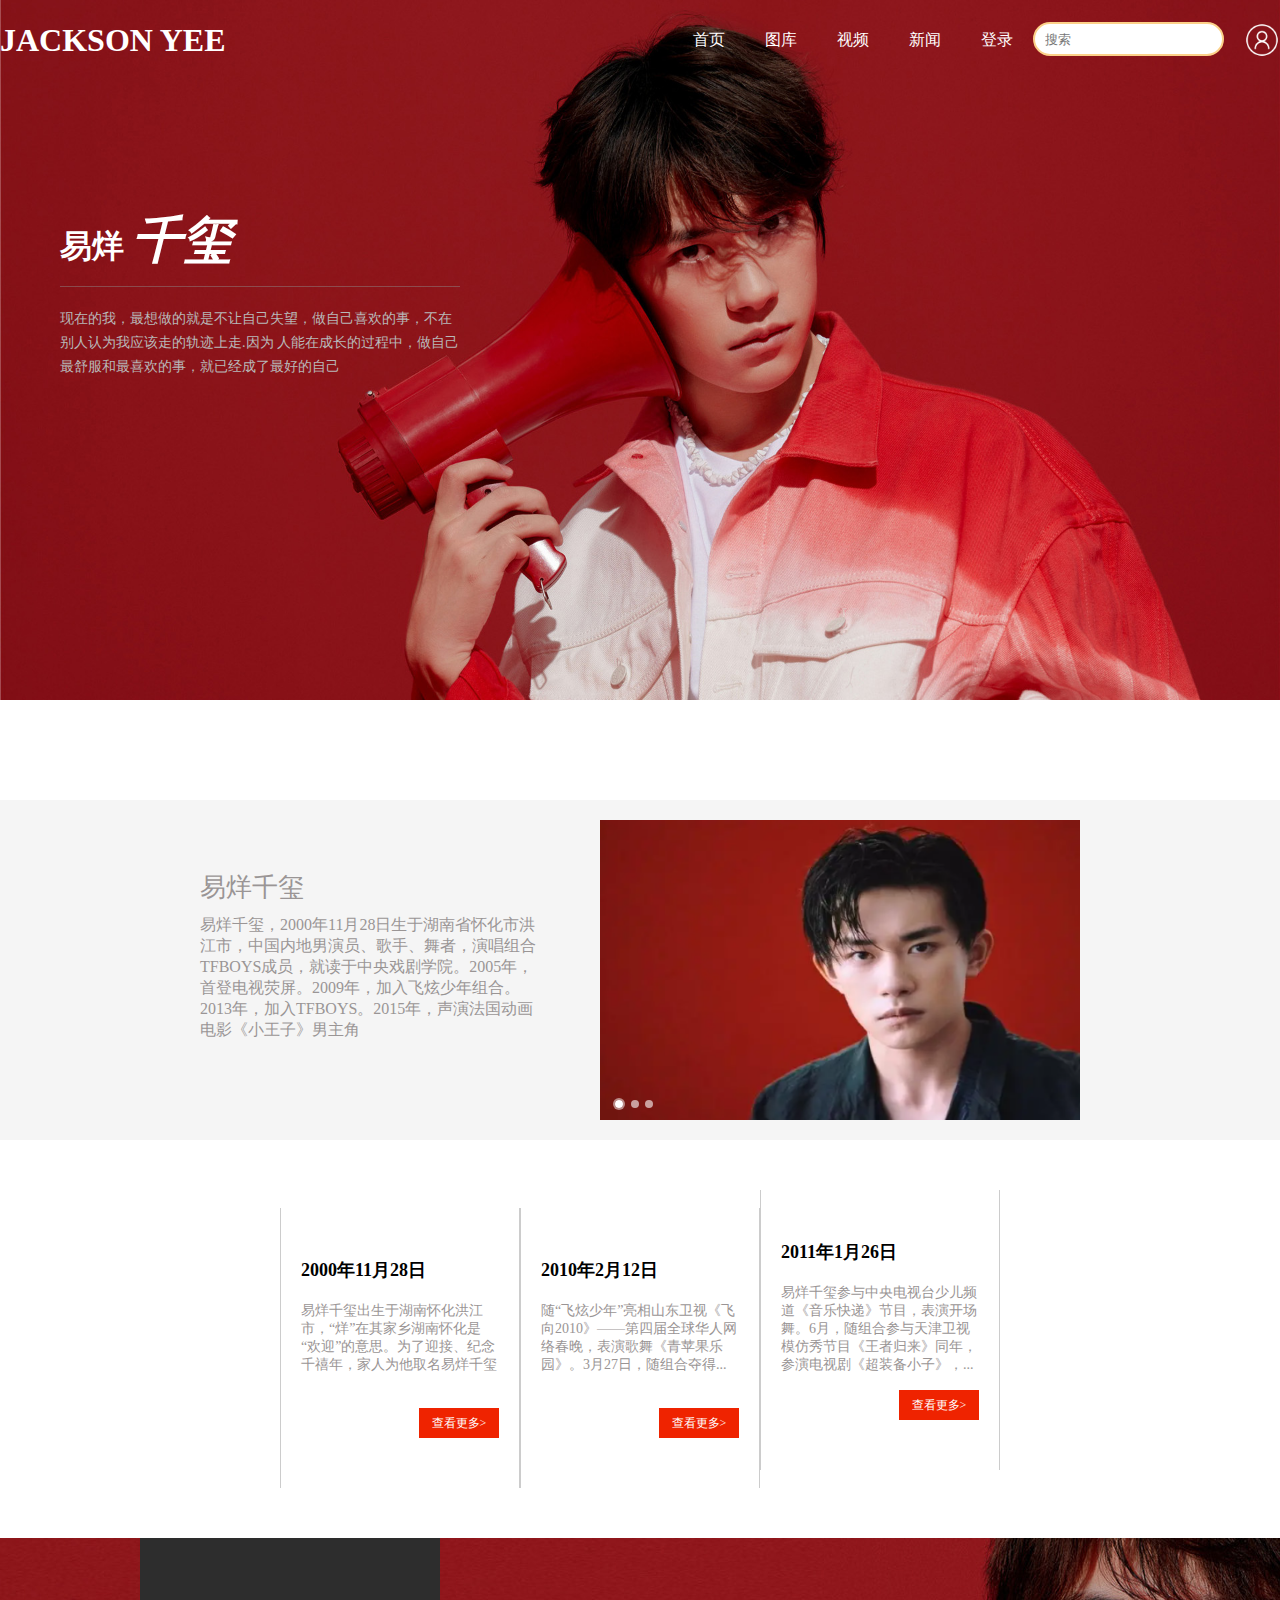
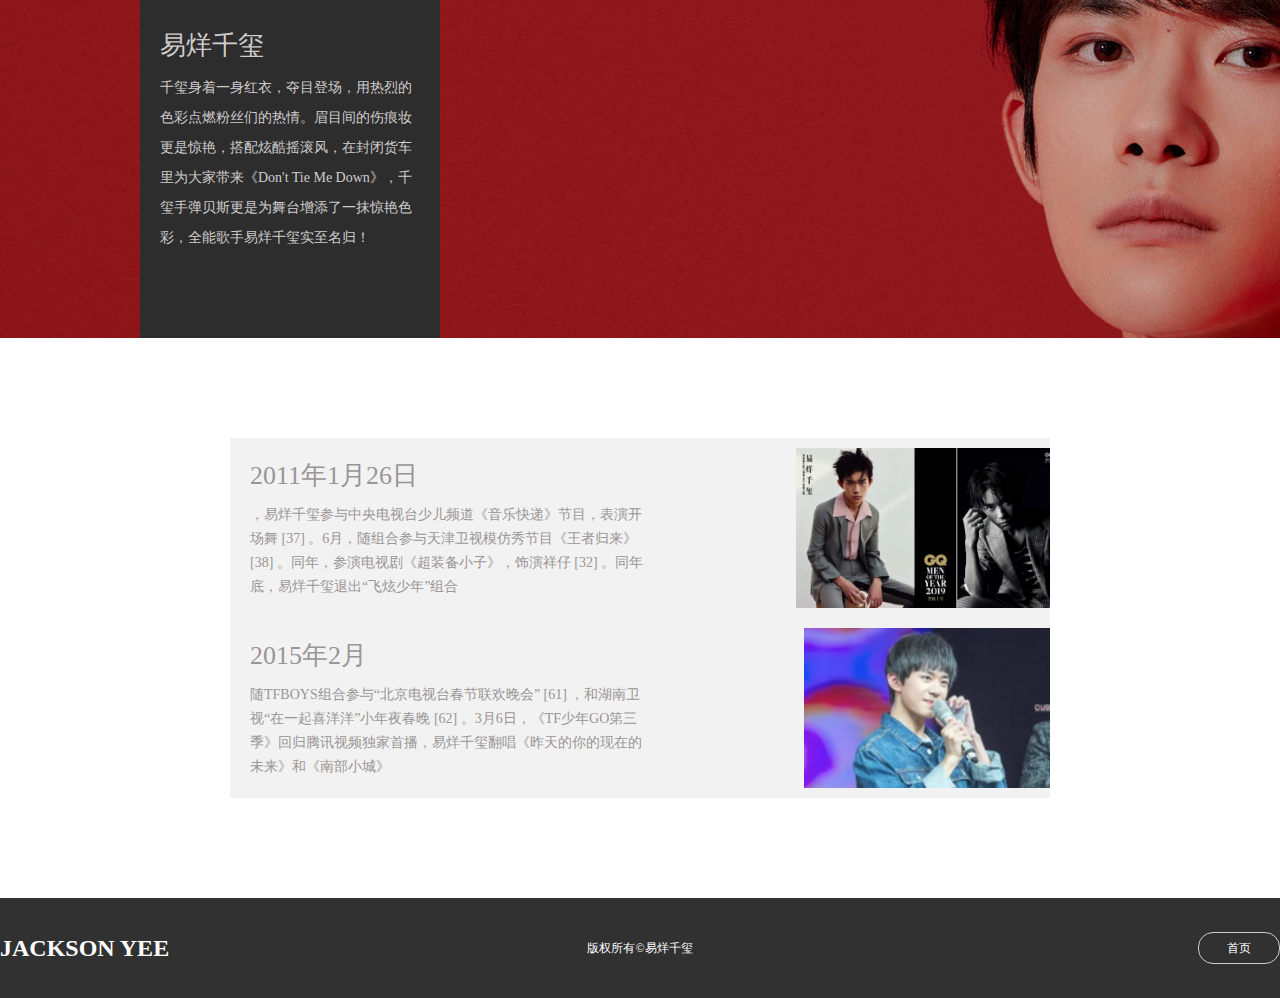
<file: index.html>
<!DOCTYPE html>
<html lang="en">

<head>
    <meta charset="UTF-8">
    <meta http-equiv="X-UA-Compatible" content="IE=edge">
    <meta name="viewport" content="width=device-width, initial-scale=1.0">
    <title>易烊千玺</title>
    <link rel="stylesheet" href="./css/style.css">
</head>


<body>
    <!-- 头部 -->
    <div id="title">
        <div id="title_box">
            <!-- logo -->
            <h1>JACKSON YEE</h1>
            <!-- 导航栏 -->
            <ul>
                <li>
                    <a href="./index.html">首页</a>
                </li>
                <li>
                    <a href="./tuku.html">图库</a>
                </li>
                <li>
                    <a href="./video.html">视频</a>
                </li>
                <li>
                    <a href="./xw.html">新闻</a>
                </li>
                <li>
                    <a href="./zc.html">登录</a>
                </li>
                <input type="text" placeholder="搜索">
                <img src="./images/login.png" alt="">
            </ul>
            <!-- 大标题 -->
            <div id="title_text">
                <h1>易烊 <span>千玺</span></h1>
                <p>
                    现在的我，最想做的就是不让自己失望，做自己喜欢的事，不在别人认为我应该走的轨迹上走.因为 人能在成长的过程中，做自己最舒服和最喜欢的事，就已经成了最好的自己
                </p>
            </div>
        </div>
    </div>
    <!-- 简介 -->
    <div id="jianjie">
        <div id="jianjie_main">
            <p>易烊千玺</p>
            <p>
                易烊千玺，2000年11月28日生于湖南省怀化市洪江市，中国内地男演员、歌手、舞者，演唱组合TFBOYS成员，就读于中央戏剧学院。2005年，首登电视荧屏。2009年，加入飞炫少年组合。2013年，加入TFBOYS。2015年，声演法国动画电影《小王子》男主角
            </p>
            <div id="lunbo">
                <div class="content">
                    <ul class="wrapper">
                        <li><img src="./images/11.png"></li>
                        <li><img src="./images/22.png"></li>
                        <li><img src="./images/33.png"></li>
                        <li><img src="./images/11.png"></li>
                    </ul>
                    <ul class="radius">
                    </ul>
                    <div class="prev">
                        <span>
                            < </span>
                    </div>
                    <div class="next">
                        <span>></span>
                    </div>
                </div>
            </div>
        </div>
    </div>
    <!-- 新闻资讯 -->
    <div id="xinwen">
        <div id="xinwen_main">
            <p>
                2000年11月28日
            </p>
            <p>
                易烊千玺出生于湖南怀化洪江市，“烊”在其家乡湖南怀化是“欢迎”的意思。为了迎接、纪念千禧年，家人为他取名易烊千玺
            </p>
            <p>查看更多></p>
        </div>
        <div id="xinwen_main">
            <p>
                2010年2月12日
            </p>
            <p>
                随“飞炫少年”亮相山东卫视《飞向2010》——第四届全球华人网络春晚，表演歌舞《青苹果乐园》。3月27日，随组合夺得...
            </p>
            <p>查看更多></p>
        </div>
        <div id="xinwen_main">
            <p>
                2011年1月26日
            </p>
            <p>
                易烊千玺参与中央电视台少儿频道《音乐快递》节目，表演开场舞。6月，随组合参与天津卫视模仿秀节目《王者归来》同年，参演电视剧《超装备小子》，...
            </p>
            <p>查看更多></p>
        </div>
    </div>
    <!-- 演唱会模块 -->
    <div id="yanchanghui">
        <div id="yanchanghui_main_bigbox">
            <div id="yanchanghui_main">
                <p>易烊千玺</p>
                <p>
                    千玺身着一身红衣，夺目登场，用热烈的色彩点燃粉丝们的热情。眉目间的伤痕妆更是惊艳，搭配炫酷摇滚风，在封闭货车里为大家带来《Don't Tie Me
                    Down》，千玺手弹贝斯更是为舞台增添了一抹惊艳色彩，全能歌手易烊千玺实至名归！
                </p>
            </div>
        </div>

    </div>
    <!-- 电影 -->
    <div id="dianying">
        <p>
            2011年1月26日
        </p>
        <p>
            ，易烊千玺参与中央电视台少儿频道《音乐快递》节目，表演开场舞 [37] 。6月，随组合参与天津卫视模仿秀节目《王者归来》 [38] 。同年，参演电视剧《超装备小子》，饰演祥仔 [32]
            。同年底，易烊千玺退出“飞炫少年”组合
        </p>
        <img src="./images/dina.png" alt="">
    </div>
    <div id="dianying">
        <p>
            2015年2月
        </p>
        <p>
            随TFBOYS组合参与“北京电视台春节联欢晚会” [61] ，和湖南卫视“在一起喜洋洋”小年夜春晚 [62] 。3月6日，《TF少年GO第三季》回归腾讯视频独家首播，易烊千玺翻唱《昨天的你的现在的未来》和《南部小城》
        </p>
        <img src="./images/dian.png" alt="">
    </div>
    <footer>
        <div id="footer">
            <h1>
                JACKSON YEE
            </h1>
            <p>
                版权所有©易烊千玺
            </p>
            <div id="shouye">
                首页
            </div>
        </div>
    </footer>
</body>
<script src="./js/index.js"></script>
<style>
    * {
        margin: 0;
        padding: 0;
    }

    .content {
        width: 480px;
        height: 300px;
        position: relative;
        overflow: hidden;
        margin: 0 auto;
    }

    .wrapper {
        width: 300%;
        height: 100%;
        margin: 0;
        padding: 0;
        position: absolute;
        top: 0;
        left: 0;
        display: flex;
        transition: none;
    }

    .wrapper li {
        flex: 1;
        list-style: none;
        margin: 0;
        padding: 0;
    }

    .wrapper li img {
        width: 480px;
        height: 300px;
    }

    .radius {
        height: 12px;
        margin: 0;
        padding: 0;
        position: absolute;
        bottom: 10px;
        left: 10px;
        display: flex;
        align-items: center;
    }

    .radius li {
        width: 8px;
        height: 8px;
        border-radius: 50%;
        background-color: white;
        opacity: 0.6;
        margin: 0 3px;
        padding: 0;
        list-style: none;
    }

    .radius-active {
        opacity: 1 !important;
        border: 2px solid rgb(255, 255, 255, 0.5);
        background-clip: padding-box;
    }

    .prev {
        width: 23px;
        line-height: 34px;
        text-align: center;
        position: absolute;
        left: 0;
        top: 50%;
        margin-top: -17px;
        background-color: darkgray;
        opacity: 0;
    }

    .next {
        width: 23px;
        line-height: 34px;
        text-align: center;
        position: absolute;
        right: 0;
        top: 50%;
        margin-top: -17px;
        background-color: darkgray;
        opacity: 0;
    }

    .prev span,
    .next span {
        font-weight: bold;
        color: white;
        font-size: 18px;
    }
</style>

</html>
</file>
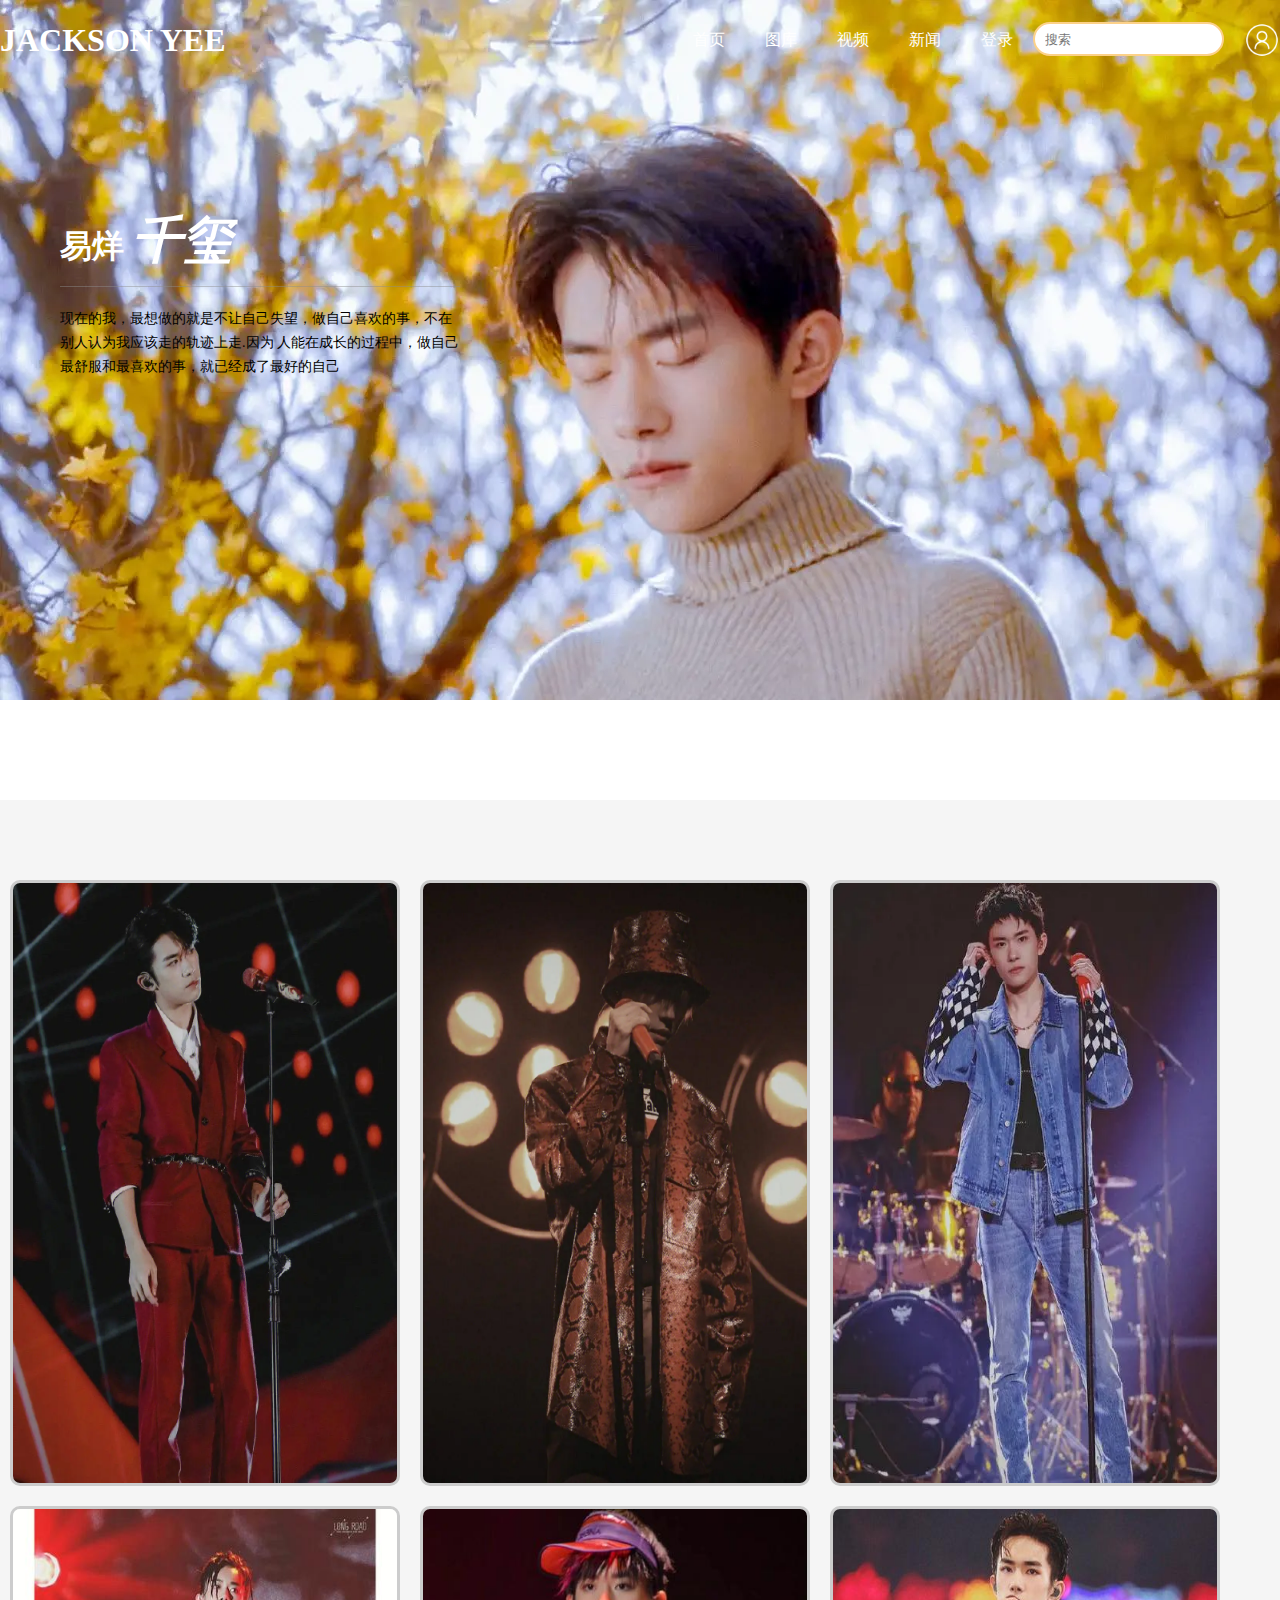
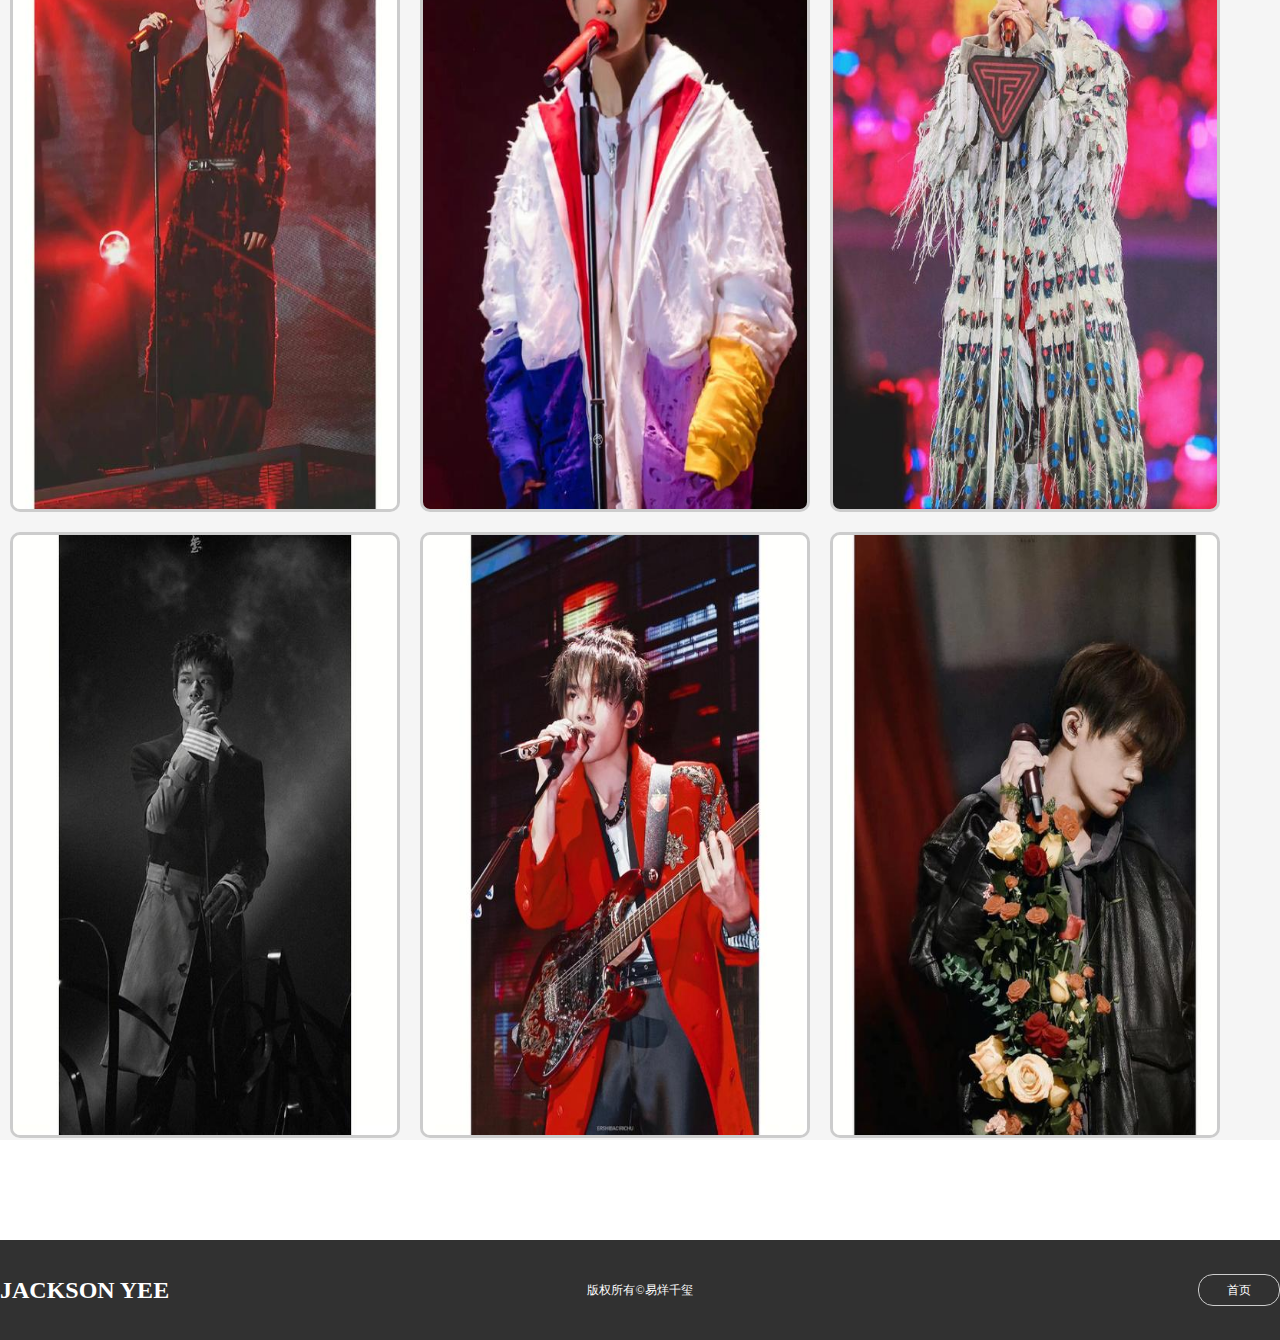
<file: tuku.html>
<!DOCTYPE html>
<html lang="en">

<head>
    <meta charset="UTF-8">
    <meta http-equiv="X-UA-Compatible" content="IE=edge">
    <meta name="viewport" content="width=device-width, initial-scale=1.0">
    <title>易烊千玺</title>
    <link rel="stylesheet" href="./css/style.css">
    <style>
        #title{
            
            background:url('./images/b1.png')
        }
        #title p{
            color: #000;
        }
      
        #jianjie_main img{
            width: 30%;
            border: 3px solid #ccc;
            border-radius: 10px;
            float: left;
            height: 600px;
            margin: 10px;
        }
        #jianjie {
            height: 1900px;
        }
    </style>
</head>


<body>
    <!-- 头部 -->
    <div id="title">
        <div id="title_box">
            <!-- logo -->
            <h1>JACKSON YEE</h1>
            <!-- 导航栏 -->
            <ul>
                <li>
                    <a href="./index.html">首页</a>
                </li>
                <li>
                    <a href="./tuku.html">图库</a>
                </li>
                <li>
                    <a href="./video.html">视频</a>
                </li>
                <li>
                    <a href="./xw.html">新闻</a>
                </li>
                <li>
                    <a href="./zc.html">登录</a>
                </li>
                <input type="text" placeholder="搜索">
                <img src="./images/login.png" alt="">
            </ul>
            <!-- 大标题 -->
            <div id="title_text">
                <h1>易烊 <span>千玺</span></h1>
                <p>
                    现在的我，最想做的就是不让自己失望，做自己喜欢的事，不在别人认为我应该走的轨迹上走.因为 人能在成长的过程中，做自己最舒服和最喜欢的事，就已经成了最好的自己
                </p>
            </div>
        </div>
    </div>
    <!-- 简介 -->
    <div id="jianjie">
        <div id="jianjie_main">
           <img src="./images/b2.png" alt="">
           <img src="./images/b3.png" alt="">
           <img src="./images/b4.png" alt="">
           <img src="./images/b5.png" alt="">
           <img src="./images/b6.png" alt="">
           <img src="./images/b7.png" alt="">
           <img src="./images/b8.png" alt="">
           <img src="./images/b9.png" alt="">
           <img src="./images/b10.png" alt="">

        </div>
    </div>

    <footer>
        <div id="footer">
            <h1>
                JACKSON YEE
            </h1>
            <p>
                版权所有©易烊千玺
            </p>
            <div id="shouye">
                首页
            </div>
        </div>
    </footer>
</body>


</html>
</file>
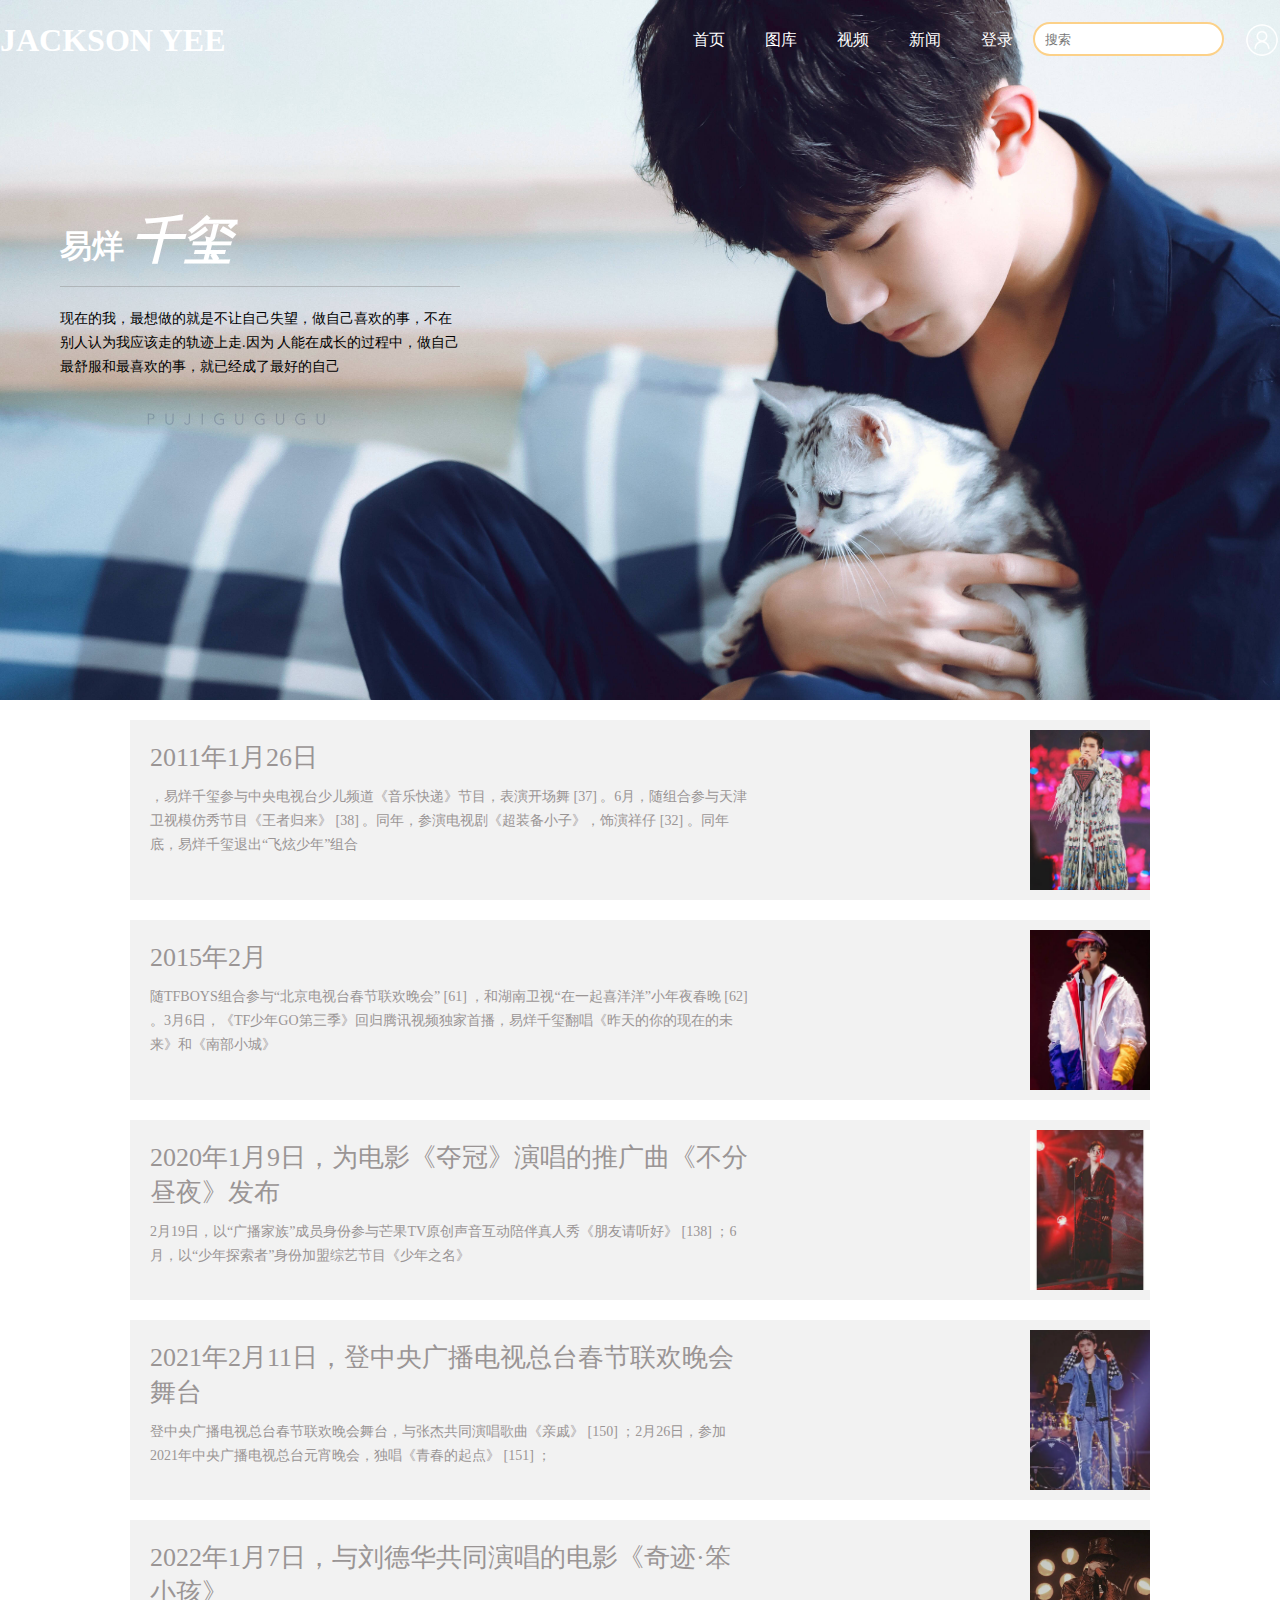
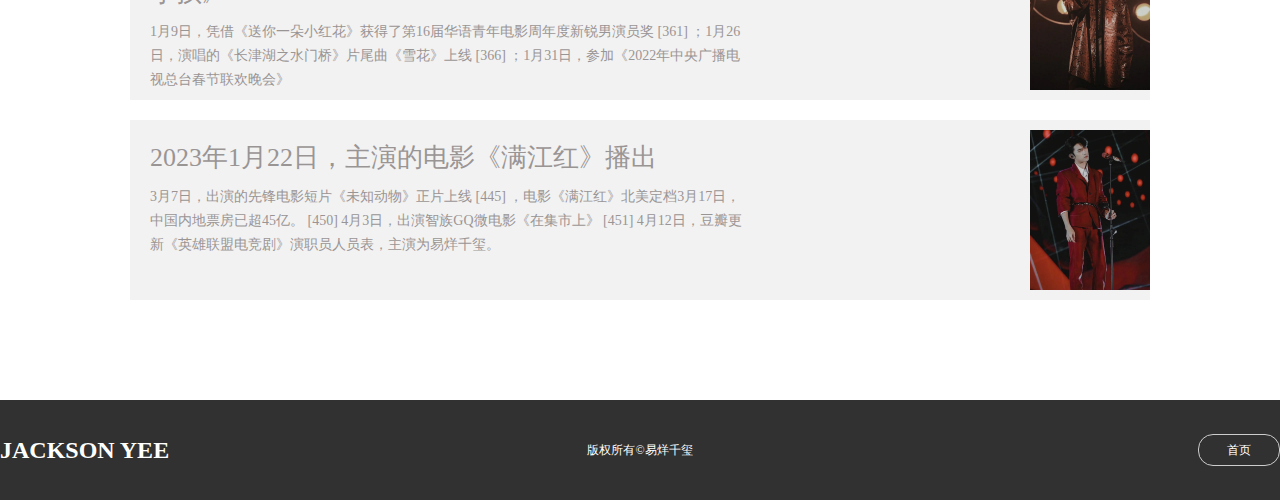
<file: xw.html>
<!DOCTYPE html>
<html lang="en">

<head>
    <meta charset="UTF-8">
    <meta http-equiv="X-UA-Compatible" content="IE=edge">
    <meta name="viewport" content="width=device-width, initial-scale=1.0">
    <title>易烊千玺</title>
    <link rel="stylesheet" href="./css/style.css">
    <style>
        #title{
            background:url('./images/d1.jpg');
            background-size: 100% auto;

        }
        #title p{
            color: #000;
        }
      
        #dianying{
            width: 1000px;
            margin-top: 20px;
        }
        #dianying p:nth-child(2){
            width: 600px;
        }
    </style>
</head>


<body>
    <!-- 头部 -->
    <div id="title">
        <div id="title_box">
            <!-- logo -->
            <h1>JACKSON YEE</h1>
            <!-- 导航栏 -->
            <ul>
                <li>
                    <a href="./index.html">首页</a>
                </li>
                <li>
                    <a href="./tuku.html">图库</a>
                </li>
                <li>
                    <a href="./video.html">视频</a>
                </li>
                <li>
                    <a href="./xw.html">新闻</a>
                </li>
                <li>
                    <a href="./zc.html">登录</a>
                </li>
                <input type="text" placeholder="搜索">
                <img src="./images/login.png" alt="">
            </ul>
            <!-- 大标题 -->
            <div id="title_text">
                <h1>易烊 <span>千玺</span></h1>
                <p>
                    现在的我，最想做的就是不让自己失望，做自己喜欢的事，不在别人认为我应该走的轨迹上走.因为 人能在成长的过程中，做自己最舒服和最喜欢的事，就已经成了最好的自己
                </p>
            </div>
        </div>
    </div>
   
 
    <!-- 电影 -->
    <div id="dianying">
        <p>
            2011年1月26日
        </p>
        <p>
            ，易烊千玺参与中央电视台少儿频道《音乐快递》节目，表演开场舞 [37] 。6月，随组合参与天津卫视模仿秀节目《王者归来》 [38] 。同年，参演电视剧《超装备小子》，饰演祥仔 [32]
            。同年底，易烊千玺退出“飞炫少年”组合
        </p>
        <img src="./images/b7.png" alt="">
    </div>
    <div id="dianying">
        <p>
            2015年2月
        </p>
        <p>
            随TFBOYS组合参与“北京电视台春节联欢晚会” [61] ，和湖南卫视“在一起喜洋洋”小年夜春晚 [62] 。3月6日，《TF少年GO第三季》回归腾讯视频独家首播，易烊千玺翻唱《昨天的你的现在的未来》和《南部小城》
        </p>
        <img src="./images/b6.png" alt="">
    </div>
    <div id="dianying">
        <p>
            2020年1月9日，为电影《夺冠》演唱的推广曲《不分昼夜》发布
        </p>
        <p>
            2月19日，以“广播家族”成员身份参与芒果TV原创声音互动陪伴真人秀《朋友请听好》 [138] ；6月，以“少年探索者”身份加盟综艺节目《少年之名》
        </p>
        <img src="./images/b5.png" alt="">
    </div>
    <div id="dianying">
        <p>
            2021年2月11日，登中央广播电视总台春节联欢晚会舞台
        </p>
        <p>
            登中央广播电视总台春节联欢晚会舞台，与张杰共同演唱歌曲《亲戚》 [150] ；2月26日，参加2021年中央广播电视总台元宵晚会，独唱《青春的起点》 [151] ；
        </p>
        <img src="./images/b4.png" alt="">
    </div>
    <div id="dianying">
        <p>
            2022年1月7日，与刘德华共同演唱的电影《奇迹·笨小孩》
        </p>
        <p>
            1月9日，凭借《送你一朵小红花》获得了第16届华语青年电影周年度新锐男演员奖 [361] ；1月26日，演唱的《长津湖之水门桥》片尾曲《雪花》上线 [366] ；1月31日，参加《2022年中央广播电视总台春节联欢晚会》
        </p>
        <img src="./images/b3.png" alt="">
    </div>
    <div id="dianying">
        <p>
            2023年1月22日，主演的电影《满江红》播出
        </p>
        <p>
            3月7日，出演的先锋电影短片《未知动物》正片上线 [445] ，电影《满江红》北美定档3月17日，中国内地票房已超45亿。 [450] 4月3日，出演智族GQ微电影《在集市上》 [451] 4月12日，豆瓣更新《英雄联盟电竞剧》演职员人员表，主演为易烊千玺。
        </p>
        <img src="./images/b2.png" alt="">

    </div>
    <footer>
        <div id="footer">
            <h1>
                JACKSON YEE
            </h1>
            <p>
                版权所有©易烊千玺
            </p>
            <div id="shouye">
                首页
            </div>
        </div>
    </footer>
</body>

</html>
</file>
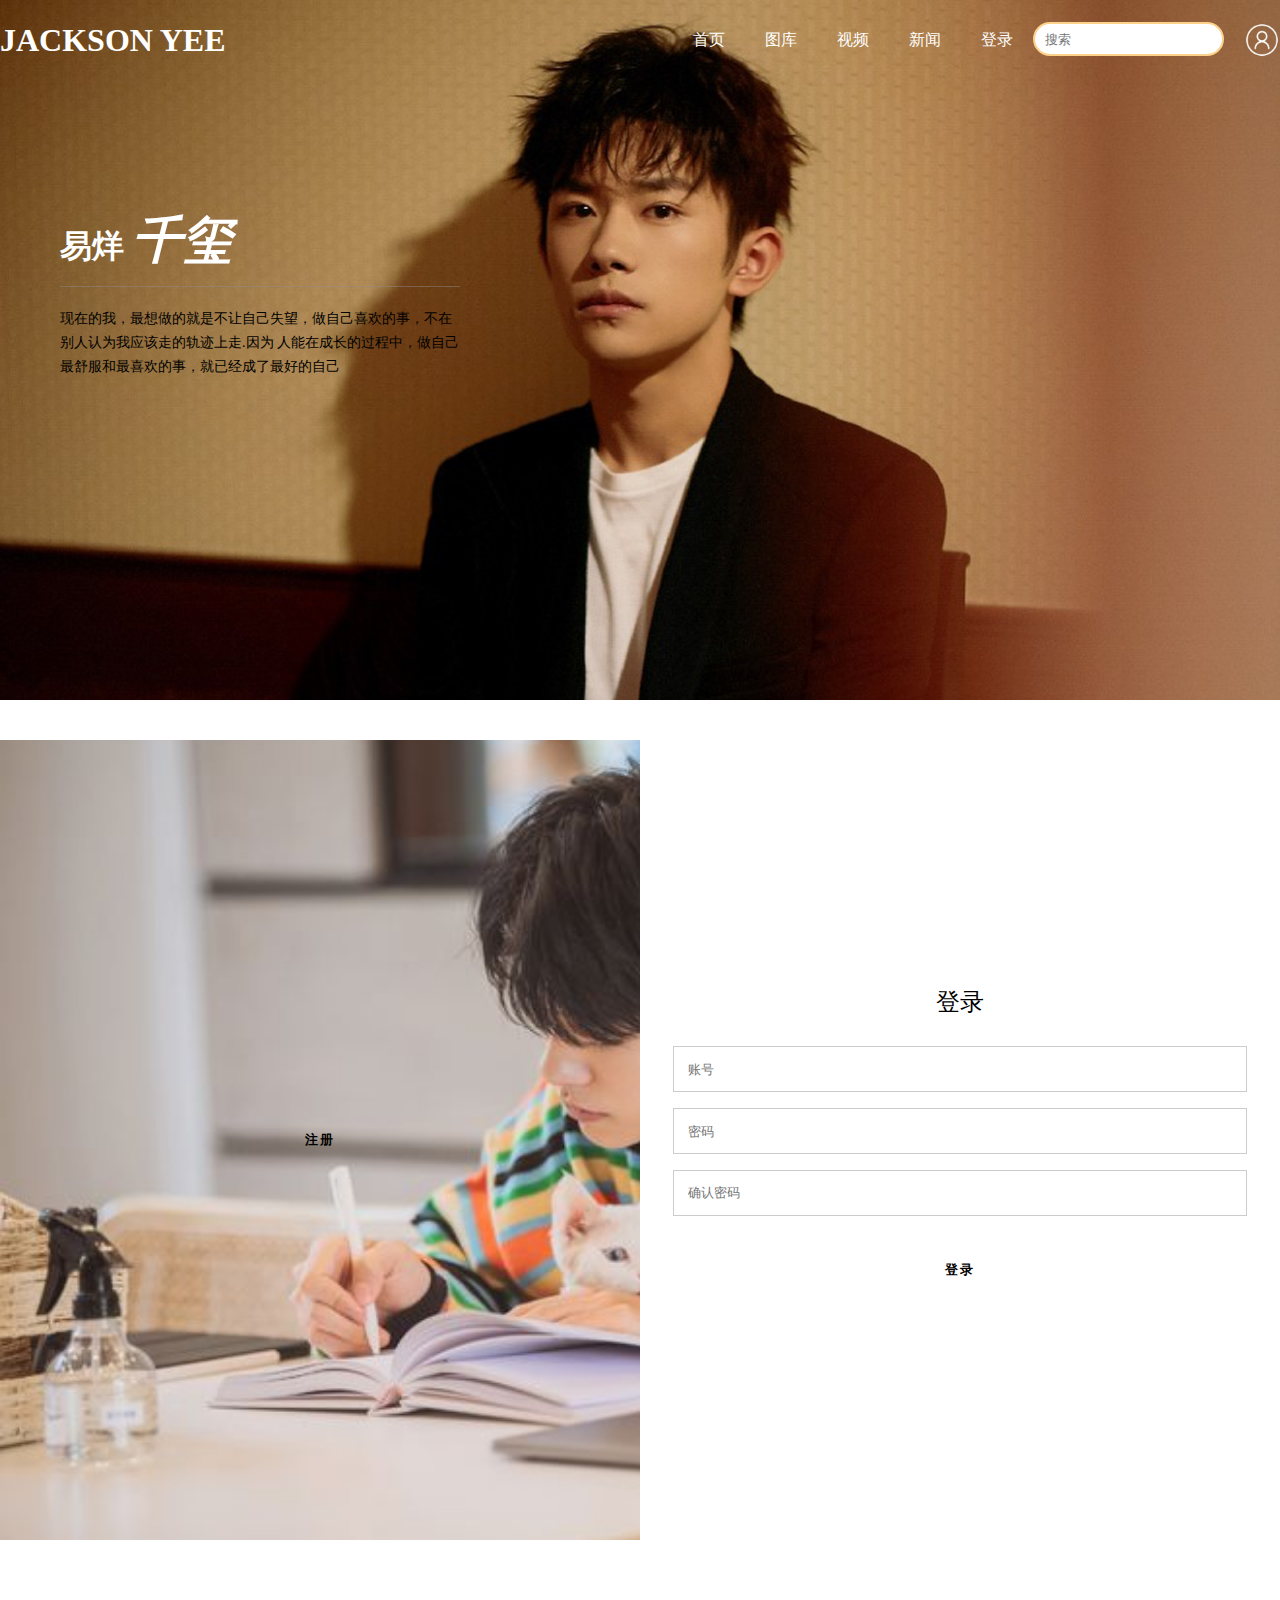
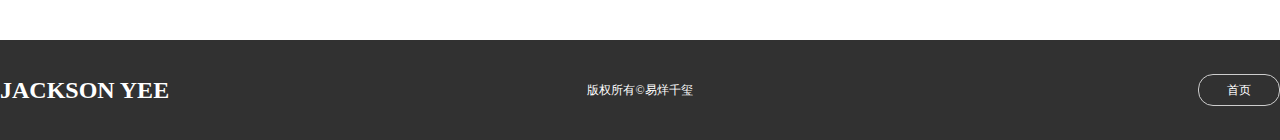
<file: zc.html>
<!DOCTYPE html>
<html lang="en">

<head>
    <meta charset="UTF-8">
    <meta http-equiv="X-UA-Compatible" content="IE=edge">
    <meta name="viewport" content="width=device-width, initial-scale=1.0">
    <title>易烊千玺</title>
    <link rel="stylesheet" href="./css/style.css">
    <style>
        #title {
            background: url('./images/f1.jpg');
            background-size: 100% auto;

        }

        #title p {
            color: #000;
        }

        #dianying {
            width: 1000px;
            margin-top: 20px;
        }

        #dianying p:nth-child(2) {
            width: 600px;
        }
    </style>
</head>


<body>
    <!-- 头部 -->
    <div id="title">
        <div id="title_box">
            <!-- logo -->
            <h1>JACKSON YEE</h1>
            <!-- 导航栏 -->
            <ul>
                <li>
                    <a href="./index.html">首页</a>
                </li>
                <li>
                    <a href="./tuku.html">图库</a>
                </li>
                <li>
                    <a href="./video.html">视频</a>
                </li>
                <li>
                    <a href="./xw.html">新闻</a>
                </li>
                <li>
                    <a href="./zc.html">登录</a>
                </li>
                <input type="text" placeholder="搜索">
                <img src="./images/login.png" alt="">
            </ul>
            <!-- 大标题 -->
            <div id="title_text">
                <h1>易烊 <span>千玺</span></h1>
                <p>
                    现在的我，最想做的就是不让自己失望，做自己喜欢的事，不在别人认为我应该走的轨迹上走.因为 人能在成长的过程中，做自己最舒服和最喜欢的事，就已经成了最好的自己
                </p>
            </div>
        </div>
    </div>



    <div class="container right-panel-active">
        <!-- Sign Up -->
        <div class="container__form container--signup">
            <form action="#" class="form" id="form1">
                <h2 class="form__title">登录</h2>
                <input type="text" placeholder="账号" class="input" />
                <input type="email" placeholder="密码" class="input" />
                <input type="password" placeholder="确认密码" class="input" />
                <button class="btn">登录</button>
            </form>
        </div>



        <!-- Overlay -->
        <div class="container__overlay">
            <div class="overlay">
                <div class="overlay__panel overlay--left">
                    <button class="btn" id="signIn">注册</button>
                </div>

            </div>
        </div>
    </div>



    <footer>
        <div id="footer">
            <h1>
                JACKSON YEE
            </h1>
            <p>
                版权所有©易烊千玺
            </p>
            <div id="shouye">
                首页
            </div>
        </div>
    </footer>
</body>

</html>
</file>
<file: css/style.css>
* {
        margin: 0px;
        padding: 0px;
        list-style: none;
    }

    #title {
        position: relative;
        width: 100%;
        height: 700px;
        background: url(../images/bg.jpg);
        background-size: cover;
    }

    #title h1 {
        color: #fff;
        line-height: 80px;
    }

    #title_box {
        position: relative;
        width: 1280px;
        margin: 0 auto;
        height: 80px;
    }

    #title_box ul {
        position: absolute;
        right: 0px;
        top: 0px;
        line-height: 80px;
        display: flex;
    }

    #title_box ul li a {
        color: #fff;
        text-decoration: none;
        margin-left: 40px;
    }

    #title_box ul input {
        height: 30px;
        margin-top: 22px;
        margin-left: 20px;
        border: 0px;
        padding-left: 10px;
        border-radius: 18px;
        border: 2px solid #FCD189;
    }

    #title_box ul img {
        width: 36px;
        height: 36px;
        margin-top: 22px;
        margin-left: 20px;
    }

    #title_text {
        position: absolute;
        width: 400px;
        top: 200px;
        left: 60px;
    }

    #title_text h1 {
        border-bottom: 1px solid rgba(142, 142, 142, 0.458);
    }

    #title_text span {
        font-size: 50px;
        font-style: italic
    }

    #title_text p {
        margin-top: 20px;
        color: rgb(184, 184, 184);
        font-size: 14px;
        line-height: 24px;
    }

    /* 简介 */
    #jianjie {
        width: 100%;
        height: 300px;
        margin: 0 auto;
        margin-top: 100px;
        background-color: #F5F5F5;
        padding-top: 20px;
        padding-bottom: 20px;
    }

    #jianjie_main {
        position: relative;
        width: 1280px;
        margin: 0 auto;
        padding-top: 50px;
    }

    #jianjie_main p {
        width: 340px;
        color: #9a9595;
        margin-left: 200px;
    }

    #jianjie_main p:first-child {
        font-size: 26px;
        margin-bottom: 10px;
    }

    #jianjie_main p:last-child {
        font-size: 14px;
    }


    #lunbo {
        position: absolute;
        width: 480px;
        height: 300px;
        right: 200px;
        top: 0px;
        background-color: #0b0000;
    }

    #xinwen {
        width: 720px;
        margin: 0 auto;
        font-size: 0px;
        padding-top: 50px;
        padding-bottom: 50px;
    }

    #xinwen_main {
        position: relative;
        display: inline-block;
        width: 240px;
        height: 280px;
        font-size: 12px;
        box-sizing: border-box;
        border-left: 1px solid #ccc;
        border-right: 1px solid #ccc;
        padding-left: 20px;
        padding-right: 20px;
        padding-top: 50px;
        padding-bottom: 50px;
    }

    #xinwen_main p:first-child {
        font-size: 18px;
        font-weight: bold;
        margin-bottom: 20px;
    }

    #xinwen_main p:nth-child(2) {
        font-size: 14px;
        color: #9a9595;
    }

    #xinwen_main p:nth-child(3) {
        position: absolute;
        display: inline-block;
        background-color: #EF2300;
        color: #fff;
        width: 80px;
        height: 30px;
        text-align: center;
        line-height: 30px;
        bottom: 50px;
        right: 20px;
    }

    #yanchanghui {
        width: 100%;
        background: url(../images/bg2.jpg);
        height: 400px;
        background-position: 0% 30%;
        margin-bottom: 100px;
    }

    #yanchanghui_main {
        box-sizing: border-box;
        padding-left: 20px;
        padding-right: 20px;
        padding-top: 90px;
        width: 300px;
        height: 400px;
        background-color: #2D2D2D;
    }

    #yanchanghui_main_bigbox {
        width: 1000px;
        margin: 0 auto;
    }

    #yanchanghui_main p {
        color: #cfcccc;
    }

    #yanchanghui_main p:first-child {
        font-size: 26px;
        margin-bottom: 10px;
    }

    #yanchanghui_main p:last-child {
        font-size: 14px;
        line-height: 30px;
    }

    #dianying {
        position: relative;
        width: 800px;
        margin: 0 auto;
        height: 140px;
        background-color: #F2F2F2;
        padding-top: 20px;
        padding-bottom: 20px;
        padding-left: 20px;
    }

    #dianying p {
        color: #9a9595;
    }

    #dianying p:first-child {
        width: 600px;
        font-size: 26px;
        margin-bottom: 10px;
    }

    #dianying p:nth-child(2) {
        font-size: 14px;
        width: 400px;
        line-height: 24px;
    }

    #dianying img {
        position: absolute;
        right: 0px;
        top: 10px;
        height: 160px;
    }

    footer {
        width: 100%;
        height: 100px;
        background-color: #313131;
        margin-top: 100px;
    }

    #footer {
        position: relative;
        width: 1280px;
        margin: 0 auto;
        font-size: 12px;
        color: #fff;
        text-align: center;
        line-height: 100px;
    }

    #footer h1 {
        position: absolute;
        line-height: 100px;
        color: #fff;
    }

    #shouye {
        position: absolute;
        right: 0px;
        top: 34px;
        width: 80px;
        border-radius: 15px;
        height: 30px;
        font-size: 12px;
        color: #fff;
        border: 1px solid #ccc;
        line-height: 30px;
    }
    body {
        align-items: center;
        background-color: var(--white);
  
        background-attachment: fixed;
        background-position: center;
        background-repeat: no-repeat;
        background-size: cover;
        display: grid;
        height: 100vh;
        place-items: center;
    }

    .form__title {
        font-weight: 300;
        margin: 0;
        margin-bottom: 1.25rem;
    }

    .link {
        font-size: 0.9rem;
        margin: 1.5rem 0;
        text-decoration: none;
    }

    .container {
        margin-top: 40px;
        height: 800px;
       
        overflow: hidden;
        position: relative;
        width: 100%;
    }

    .container__form {
        height: 100%;
        position: absolute;
        top: 0;
        transition: all 0.6s ease-in-out;
    }

    .container--signin {
        left: 0;
        width: 50%;
        z-index: 2;
    }

    .container.right-panel-active .container--signin {
        transform: translateX(100%);
    }

    .container--signup {
        left: 0;
        opacity: 0;
        width: 50%;
        z-index: 1;
    }

    .container.right-panel-active .container--signup {
        animation: show 0.6s;
        opacity: 1;
        transform: translateX(100%);
        z-index: 5;
    }

    .container__overlay {
        height: 100%;
        left: 50%;
        overflow: hidden;
        position: absolute;
        top: 0;
        transition: transform 0.6s ease-in-out;
        width: 50%;
        z-index: 100;
    }

    .container.right-panel-active .container__overlay {
        transform: translateX(-100%);
    }

    .overlay {
        background-color: var(--lightblue);
        background: url("../images/ze.jpg");
        background-attachment: fixed;
        background-position: center;
        background-repeat: no-repeat;
        background-size: cover;
        height: 100%;
        left: -100%;
        position: relative;
        transform: translateX(0);
        transition: transform 0.6s ease-in-out;
        width: 200%;
    }

    .container.right-panel-active .overlay {
        transform: translateX(50%);
    }

    .overlay__panel {
        align-items: center;
        display: flex;
        flex-direction: column;
        height: 100%;
        justify-content: center;
        position: absolute;
        text-align: center;
        top: 0;
        transform: translateX(0);
        transition: transform 0.6s ease-in-out;
        width: 50%;
    }

    .overlay--left {
        transform: translateX(-20%);
    }

    .container.right-panel-active .overlay--left {
        transform: translateX(0);
    }

    .overlay--right {
        right: 0;
        transform: translateX(0);
    }

    .container.right-panel-active .overlay--right {
        transform: translateX(20%);
    }

    .btn {
        background-color: var(--blue);
        background-image: linear-gradient(90deg, var(--blue) 0%, var(--lightblue) 74%);
        border-radius: 20px;
        border: 1px solid var(--blue);
        color: var(--white);
        cursor: pointer;
        font-size: 0.8rem;
        font-weight: bold;
        letter-spacing: 0.1rem;
        padding: 0.9rem 4rem;
        text-transform: uppercase;
        transition: transform 80ms ease-in;
    }

    .form>.btn {
        margin-top: 1.5rem;
    }

    .btn:active {
        transform: scale(0.95);
    }

    .btn:focus {
        outline: none;
    }

    .form {
        background-color: var(--white);
        display: flex;
        align-items: center;
        justify-content: center;
        flex-direction: column;
        padding: 0 3rem;
        height: 100%;
        text-align: center;
    }

    .input {
        background-color: #fff;
        border: none;
        padding: 0.9rem 0.9rem;
        margin: 0.5rem 0;
        width: 100%;
        border: 1px solid #ccc;
    }
</file>
